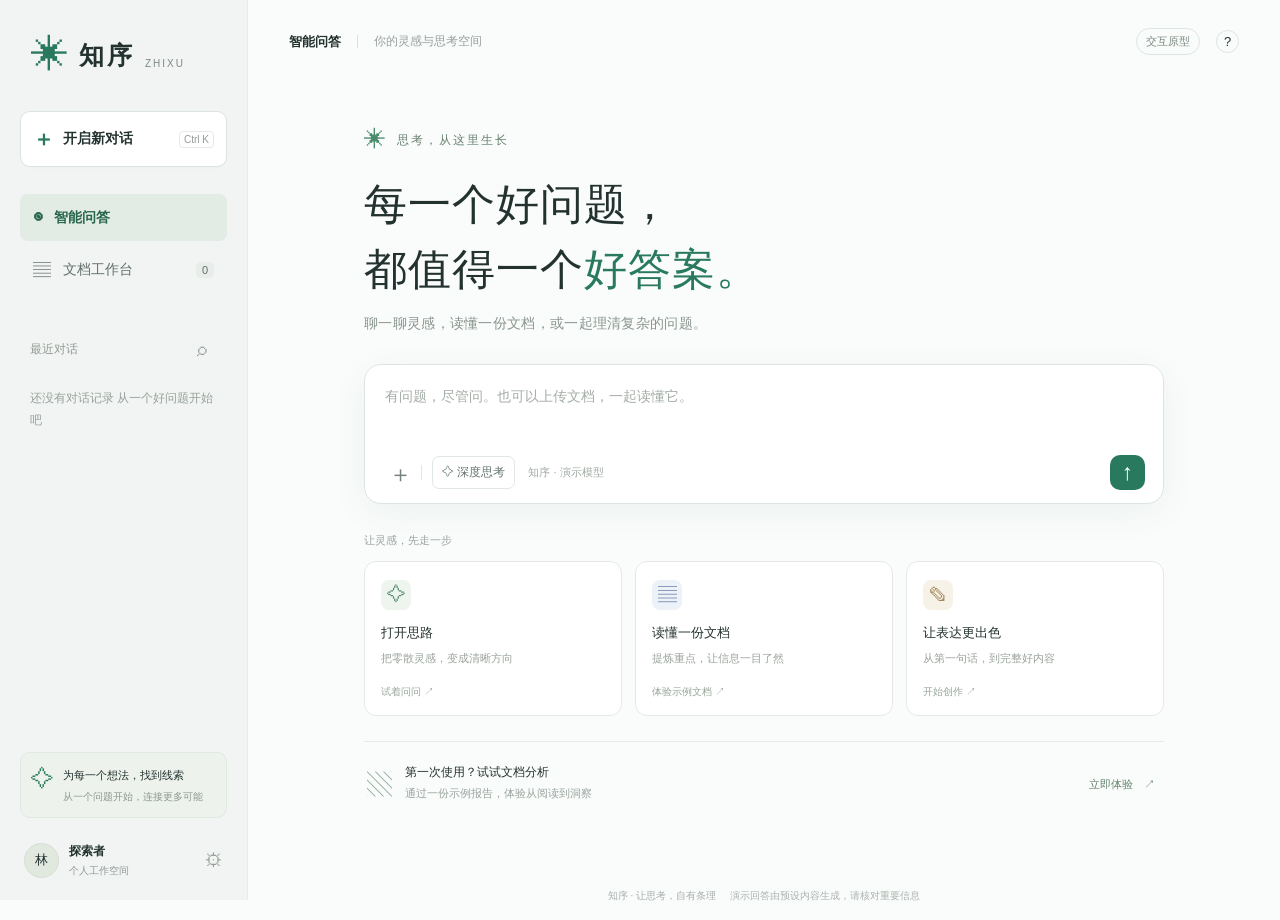
<file: prototype/index.html>
<!doctype html>
<html lang="zh-CN">
<head><meta charset="utf-8"><meta name="viewport" content="width=device-width, initial-scale=1"><title>知序 · 让思考，自有条理</title><link rel="stylesheet" href="styles.css"></head>
<body>
<div class="app">
 <aside class="sidebar" id="sidebar">
  <a class="brand" href="#" aria-label="知序首页"><span class="brandmark">✳</span><strong>知序</strong><small>ZHIXU</small></a>
  <button class="new-chat" id="new-chat"><span>＋</span> 开启新对话 <kbd>Ctrl K</kbd></button>
  <nav><button class="nav-item active" id="nav-chat"><span>◉</span> 智能问答</button><button class="nav-item" id="nav-docs"><span>▤</span> 文档工作台 <span class="nav-count" id="doc-count">0</span></button></nav>
  <div class="history-head"><span>最近对话</span><button class="icon-btn" id="search-toggle" aria-label="搜索会话">⌕</button></div>
  <input class="history-search hidden" id="history-search" placeholder="搜索会话标题" aria-label="搜索会话标题">
  <div id="history" class="history"></div>
  <div class="sidebar-bottom"><div class="local-note"><span>✧</span><div><strong>为每一个想法，找到线索</strong><p>从一个问题开始，连接更多可能</p></div></div><button class="profile" id="settings-open"><span class="avatar">林</span><span><strong>探索者</strong><small>个人工作空间</small></span><span class="gear">⚙</span></button></div>
 </aside>
 <div class="scrim hidden" id="scrim"></div>
 <main>
  <header class="topbar"><div class="top-left"><button id="menu" class="icon-btn mobile-menu" aria-label="打开导航">☰</button><span id="page-title">智能问答</span><span class="header-divider"></span><span class="workspace-label">你的灵感与思考空间</span></div><div class="top-right"><span class="demo-badge">交互原型</span><button class="icon-btn" id="help" aria-label="使用说明">?</button></div></header>
  <section class="welcome" id="welcome">
   <div class="eyebrow"><span class="tiny-spark">✳</span> 思考，从这里生长</div>
   <h1>每一个好问题，<br>都值得一个<span>好答案。</span></h1>
   <p class="intro">聊一聊灵感，读懂一份文档，或一起理清复杂的问题。</p>
   <div id="composer-home"></div>
   <div class="quick-label">让灵感，先走一步</div>
   <div class="suggestions">
    <button data-prompt="帮我将一个模糊的想法整理成清晰的行动计划"><span class="card-icon green">✧</span><strong>打开思路</strong><p>把零散灵感，变成清晰方向</p><span class="card-action">试着问问 ↗</span></button>
    <button id="sample-card"><span class="card-icon blue">▤</span><strong>读懂一份文档</strong><p>提炼重点，让信息一目了然</p><span class="card-action">体验示例文档 ↗</span></button>
    <button data-prompt="帮我把一段工作汇报写得更简洁、更有条理"><span class="card-icon sand">✎</span><strong>让表达更出色</strong><p>从第一句话，到完整好内容</p><span class="card-action">开始创作 ↗</span></button>
   </div>
   <div class="sample-strip"><span class="sample-icon">▧</span><div><strong>第一次使用？试试文档分析</strong><p>通过一份示例报告，体验从阅读到洞察</p></div><button id="sample-start">立即体验 <span>↗</span></button></div>
  </section>
  <section id="chat" class="chat hidden"><div class="messages" id="messages" aria-live="polite"></div><div class="chat-dock" id="composer-chat"></div></section>
  <section id="documents" class="documents hidden"><div class="section-kicker">DOCUMENT WORKSPACE</div><h2>让资料，成为你的思考伙伴。</h2><p class="muted">当前会话中的文件 · 文件仅在浏览器本地处理</p><div class="doc-actions"><button class="primary" id="docs-upload">＋ 添加文档</button><button class="secondary" id="docs-sample">载入示例报告</button></div><div id="document-list"></div></section>
  <footer class="footer">知序 · 让思考，自有条理 <span>演示回答由预设内容生成，请核对重要信息</span></footer>
 </main>
 <aside class="preview hidden" id="preview"><div class="preview-header"><div><small>文档预览</small><h3 id="preview-title"></h3></div><button class="icon-btn" id="preview-close" aria-label="关闭预览">×</button></div><div class="preview-meta" id="preview-meta"></div><article id="preview-content"></article></aside>
</div>
<form class="composer" id="composer"><div id="attachments" class="attachments"></div><textarea id="prompt" rows="2" maxlength="6000" placeholder="有问题，尽管问。也可以上传文档，一起读懂它。" aria-label="输入你的问题"></textarea><div class="composer-bottom"><div class="composer-tools"><button type="button" class="attach-btn" id="attach" aria-label="添加附件">＋</button><span class="tool-divider"></span><button type="button" class="mode-pill" id="deep" aria-pressed="false">✧ 深度思考</button><span class="model-label">知序 · 演示模型</span></div><button class="send" type="submit" id="send" aria-label="发送问题">↑</button></div><div class="drop-overlay">松开文件，开始阅读</div></form>
<input type="file" id="files" multiple accept=".pdf,.docx,.txt,.md" hidden>
<dialog id="settings"><div class="dialog-head"><h2>个人空间设置</h2><button class="icon-btn" id="settings-close" aria-label="关闭设置">×</button></div><p>这是本地交互原型，无需账号或模型密钥。</p><div class="setting-row"><strong>会话记录</strong><p>保存在当前浏览器。文件正文只保留在内存，刷新后需重新选择。请勿在演示中输入敏感内容。</p></div><div class="setting-row"><strong>模型与文档能力</strong><p>回答为预设演示；TXT、MD 可读取本地文字。PDF、Word 展示文件信息，完整解析将在正式版接入。</p></div><button class="danger" id="clear-data">清空本地对话记录</button></dialog>
<div class="toast" id="toast" role="status"></div><script src="app.js"></script>
</body></html>
</file>
<file: prototype/styles.css>
:root{--ink:#23322f;--muted:#7c8682;--green:#28795e;--mint:#e5f2eb;--border:#e5e9e6;--paper:#fafcfb;--side:#f1f4f2}*{box-sizing:border-box}body{margin:0;color:var(--ink);font-family:"Segoe UI","Microsoft YaHei","PingFang SC",sans-serif;font-size:14px;background:var(--paper)}button,input,textarea{font:inherit}button,a{-webkit-tap-highlight-color:transparent}button{cursor:pointer;color:inherit}button{border:0;background:none}button:focus-visible,a:focus-visible{outline:2px solid var(--green);outline-offset:4px}button:disabled{opacity:.45;cursor:default}.hidden{display:none!important}.app{min-height:100vh;display:flex}.sidebar{width:248px;flex-shrink:0;background:var(--side);border-right:1px solid #e8ece9;padding:36px 20px 18px;display:flex;flex-direction:column;height:100vh;position:sticky;top:0}.brand{display:flex;align-items:center;gap:10px;text-decoration:none;color:var(--ink);padding:0 11px}.brandmark{font-size:38px;color:var(--green);line-height:1}.brand strong{font-size:25px;letter-spacing:3px;font-weight:650}.brand small{font-size:10px;letter-spacing:2px;color:#7c8982;align-self:end;margin-bottom:5px}.new-chat{margin:37px 0 23px;background:#fff;border:1px solid #dbe4de;border-radius:10px;padding:13px 12px;display:flex;gap:9px;align-items:center;font-weight:600;box-shadow:0 2px 3px #23322f03}.new-chat>span{font-size:21px;color:var(--green)}kbd{margin-left:auto;font-size:10px;color:#929a96;border:1px solid #e6eae7;border-radius:4px;padding:2px 4px;font-family:inherit;font-weight:400}.nav-item{width:100%;display:flex;align-items:center;gap:12px;text-align:left;padding:13px;border-radius:8px;margin:4px 0;color:#626f69}.nav-item>span:first-child{font-size:18px}.nav-item.active{background:#e2ece5;color:#28654d;font-weight:600}.nav-count{margin-left:auto;font-size:11px;background:#e8ede9;padding:2px 6px;border-radius:5px}.history-head{margin:35px 10px 12px;display:flex;align-items:center;justify-content:space-between;font-size:12px;color:#929a95}.icon-btn{font-size:19px;width:30px;height:30px;border-radius:6px;display:inline-grid;place-items:center}.icon-btn:hover{background:#e7ede9}.history{overflow:auto;flex:1;min-height:80px}.history-item{display:flex;align-items:center;border-radius:7px;margin-bottom:3px}.history-item:hover,.history-item.selected{background:#e7ede9}.history-item .history-title{padding:11px;flex:1;min-width:0;text-align:left;overflow:hidden;text-overflow:ellipsis;white-space:nowrap;font-size:13px;color:#68756d}.delete-chat{color:#89968e;opacity:0;padding:5px 8px}.history-item:hover .delete-chat,.delete-chat:focus{opacity:1}.history-search{width:100%;background:white;border:1px solid var(--border);border-radius:6px;padding:8px;margin-bottom:8px}.empty-history{font-size:12px;color:#98a19b;padding:12px 10px;line-height:1.8}.sidebar-bottom{margin-top:auto}.local-note{border:1px solid #dfe8e1;border-radius:10px;padding:13px 10px;display:flex;gap:9px;background:#edf2ed;margin-top:18px}.local-note>span{color:var(--green);font-size:23px}.local-note strong{font-size:11px;font-weight:500}.local-note p{font-size:10px;color:#8b968e;margin:7px 0 0}.profile{display:flex;gap:10px;align-items:center;width:100%;text-align:left;margin-top:20px;padding:4px}.avatar{display:grid;place-items:center;background:#e1e9df;border:1px solid #d6dfd4;width:35px;height:35px;border-radius:50%;font-size:13px}.profile strong{font-size:12px;font-weight:600}.profile small{display:block;font-size:10px;color:#919a94;margin-top:4px}.gear{margin-left:auto;font-size:18px;color:#8d9890}main{flex:1;min-width:0;position:relative;display:flex;flex-direction:column;min-height:100vh}.topbar{height:83px;display:flex;justify-content:space-between;align-items:center;padding:0 41px;flex-shrink:0}.top-left,.top-right{display:flex;align-items:center;gap:16px}.top-left>span:first-of-type{font-weight:600;font-size:13px}.header-divider{height:13px;border-left:1px solid #dbe2dc}.workspace-label{font-size:12px;color:#98a19b}.demo-badge{font-size:11px;color:#7a8b80;border:1px solid #dce6df;padding:5px 9px;border-radius:20px}.top-right .icon-btn{border:1px solid #dce3dd;border-radius:50%;font-size:13px;width:23px;height:23px}.welcome{width:min(800px,calc(100% - 90px));margin:auto; padding:44px 0 66px;animation:appear .5s ease both}.eyebrow{font-size:12px;color:#698171;letter-spacing:2px;display:flex;align-items:center;gap:9px}.tiny-spark{font-size:22px;color:#4b8c6d}h1{font-size:43px;line-height:1.5;letter-spacing:1px;font-weight:550;margin:19px 0 14px}h1 span{color:var(--green)}.intro{color:#89958d;font-size:14px;letter-spacing:.3px;margin-bottom:31px}.composer{background:white;border:1px solid #dce5df;border-radius:17px;padding:17px 18px 13px;box-shadow:0 8px 35px #254b3510;position:relative;transition:border-color .2s}.composer:focus-within{border-color:#8bbba0;box-shadow:0 8px 35px #254b3514}textarea{width:100%;border:0;resize:none;outline:none;line-height:1.8;background:transparent;color:var(--ink);font-size:14px;min-height:63px;max-height:140px}textarea::placeholder{color:#a4ada6}.composer-bottom{display:flex;justify-content:space-between;align-items:center;gap:8px;margin-top:7px}.composer-tools{display:flex;align-items:center;gap:10px}.attach-btn{font-size:23px;width:28px;height:30px;color:#738279}.tool-divider{height:15px;border-left:1px solid #e1e7e2}.mode-pill{border:1px solid #e1e8e3;border-radius:7px;font-size:12px;color:#66766d;padding:7px 9px}.mode-pill[aria-pressed=true]{background:var(--mint);border-color:#add1bc;color:var(--green)}.model-label{color:#a0aaa3;font-size:11px;margin-left:3px}.send{width:35px;height:35px;border-radius:10px;background:var(--green);color:white;font-size:23px}.send:hover{background:#1c654c}.quick-label{color:#9ba49e;font-size:11px;margin:29px 0 13px}.suggestions{display:grid;grid-template-columns:repeat(3,1fr);gap:13px}.suggestions>button{text-align:left;border:1px solid var(--border);border-radius:12px;background:#fff;padding:18px 16px 16px;transition:transform .2s,border-color .2s}.suggestions>button:hover{transform:translateY(-3px);border-color:#bdd2c4}.card-icon{width:30px;height:30px;display:grid;place-items:center;border-radius:8px;margin-bottom:14px;font-size:19px}.green{background:#edf5ee;color:#478269}.blue{background:#edf1f8;color:#6882a7}.sand{background:#f7f2e8;color:#a48b5e}.suggestions strong{display:block;font-size:13px;font-weight:550}.suggestions p{color:#9aa39b;font-size:11px;margin:9px 0 16px}.card-action{font-size:10px;color:#97a49a}.sample-strip{margin-top:25px;border-top:1px solid #e6ece7;padding:21px 3px 0;display:flex;align-items:center;gap:13px}.sample-icon{font-size:25px;color:#8eab99}.sample-strip strong{font-size:12px;font-weight:500}.sample-strip p{font-size:11px;color:#9aa49d;margin:5px 0}.sample-strip button{margin-left:auto;font-size:11px;color:#62826e;white-space:nowrap}.sample-strip button span{margin-left:8px}.footer{display:flex;justify-content:center;gap:14px;color:#a6aea8;font-size:10px;padding:17px 20px;flex-wrap:wrap}.footer>span{color:#abb3ad}.mobile-menu{display:none}.drop-overlay{display:none;position:absolute;inset:0;background:#e6f3ebf5;border:2px dashed #77a88d;border-radius:16px;align-items:center;justify-content:center;color:var(--green)}.dragover .drop-overlay{display:flex}.toast{position:fixed;bottom:28px;left:50%;transform:translate(-50%,20px);padding:12px 22px;border-radius:10px;color:white;background:#283f34;opacity:0;pointer-events:none;z-index:50;transition:.2s;max-width:90%;text-align:center;font-size:13px}.toast.show{opacity:1;transform:translate(-50%,0)}@keyframes appear{from{opacity:0;transform:translateY(12px)}to{opacity:1;transform:translateY(0)}}
/* Conversation and document workspace */
.chat{width:100%;flex:1;display:flex;flex-direction:column;height:calc(100vh - 124px);min-height:300px}.messages{flex:1;overflow:auto;padding:25px max(30px,calc((100% - 800px)/2)) 35px;scroll-behavior:smooth}.message{margin:0 0 27px;animation:appear .25s ease}.message.user{display:flex;justify-content:flex-end}.user-bubble{max-width:85%;padding:13px 19px;background:#e8f0e9;border-radius:15px 15px 3px 15px;white-space:pre-wrap;line-height:1.8}.assistant-label{display:flex;gap:9px;align-items:center;font-size:13px;font-weight:600;margin-bottom:12px}.assistant-label>span{font-size:23px;color:var(--green)}.assistant-label small{font-size:10px;font-weight:400;color:#8f9b93;background:#eef3ef;padding:3px 6px;border-radius:4px}.answer-text{font-size:15px;line-height:1.95;white-space:pre-wrap;overflow-wrap:anywhere}.message-tools{display:flex;gap:10px;margin-top:13px}.message-tools button{font-size:11px;color:#86958a;padding:4px}.citation{display:block;margin-top:14px;text-align:left;border:1px solid #dce6df;border-radius:8px;padding:10px 13px;background:#f1f7f2;color:#3f7255;font-size:12px}.chat-dock{width:min(800px,calc(100% - 60px));margin:0 auto 12px}.attachments{display:flex;flex-wrap:wrap;gap:8px}.file-chip{display:flex;align-items:center;gap:8px;background:#f1f5f2;border:1px solid #e1e8e2;border-radius:7px;padding:7px 9px;font-size:11px;margin-bottom:9px;max-width:100%}.file-chip>button:first-child{overflow:hidden;text-overflow:ellipsis;white-space:nowrap;max-width:200px;color:#54725f}.file-chip .remove-file{color:#85998a;font-size:16px}.documents{max-width:900px;width:calc(100% - 80px);margin:60px auto;flex:1}.section-kicker{font-size:10px;letter-spacing:3px;color:#709280}h2{font-size:27px;font-weight:550;line-height:1.6}.muted{color:#87978b;line-height:1.8}.doc-actions{display:flex;gap:10px;margin:28px 0}.primary,.secondary,.danger{padding:11px 17px;border-radius:8px;font-size:13px}.primary{background:var(--green);color:white}.secondary{border:1px solid var(--border);background:white}.danger{color:#ae4d43;border:1px solid #ecd7d4;background:#fcf6f5}.document-row{display:flex;align-items:center;gap:15px;padding:20px;background:white;border:1px solid var(--border);border-radius:12px;margin-bottom:12px}.doc-symbol{width:44px;height:50px;background:#edf4ee;color:#60876f;border-radius:8px;display:grid;place-items:center;font-size:23px}.doc-info{flex:1;min-width:0}.doc-info strong{display:block;overflow-wrap:anywhere}.doc-info p{color:#97a299;font-size:12px;margin-bottom:0}.document-row .secondary{white-space:nowrap}.empty-docs{border:1px dashed #cfded3;border-radius:14px;padding:60px 25px;text-align:center;color:#8e9e93;line-height:2;background:#f6f9f6}.preview{width:360px;flex-shrink:0;border-left:1px solid var(--border);background:#f2f5f2;height:100vh;position:sticky;top:0;overflow:auto;padding:25px 22px}.preview-header{display:flex;justify-content:space-between;gap:10px;align-items:center}.preview-header small{font-size:11px;color:#92a096}.preview-header h3{font-size:14px;overflow-wrap:anywhere}.preview-meta{font-size:11px;color:#829389;line-height:1.8;margin:16px 0}.preview article{background:white;padding:25px 22px;border:1px solid #e4e9e4;box-shadow:0 4px 12px #23322f05;min-height:400px;white-space:pre-wrap;line-height:2;font-size:13px;overflow-wrap:anywhere}.preview article mark{background:#dff0dc;padding:3px 0;color:#2d5435}.preview article h4{font-size:17px;line-height:1.8;margin:10px 0 23px}dialog{border:1px solid var(--border);border-radius:18px;padding:28px 30px;max-width:500px;width:calc(100% - 32px);color:var(--ink);box-shadow:0 25px 100px #17291c30}dialog::backdrop{background:#26392c55;backdrop-filter:blur(3px)}.dialog-head{display:flex;justify-content:space-between;align-items:center}.dialog-head h2{font-size:21px;margin:0}dialog>p,.setting-row p{font-size:13px;line-height:1.9;color:#849389}.setting-row{border-top:1px solid var(--border);padding:19px 0 4px}.setting-row strong{font-size:14px}.danger{margin-top:15px}.app:has(.preview:not(.hidden)) .welcome{width:calc(100% - 60px)}.app:has(.preview:not(.hidden)) h1{font-size:34px}.app:has(.preview:not(.hidden)) .suggestions{gap:7px}.app:has(.preview:not(.hidden)) .model-label{display:none}
@media(min-width:1600px){.welcome{width:860px}h1{font-size:49px}.suggestions>button{padding:23px}.topbar{padding:0 50px}}
@media(max-width:1150px){.preview{position:fixed;right:0;top:0;z-index:25;box-shadow:-15px 0 50px #213c2b15}.sidebar{width:220px;padding-left:15px;padding-right:15px}.welcome{width:calc(100% - 64px)}h1{font-size:37px}.workspace-label{display:none}.header-divider{display:none}}
@media(max-width:760px){.sidebar{position:fixed;left:-270px;width:248px;z-index:40;transition:left .2s}.sidebar.open{left:0}.scrim{position:fixed;inset:0;background:#1d32283f;z-index:35}.mobile-menu{display:grid}.topbar{height:66px;padding:0 19px}.top-left{gap:10px}.top-right{gap:10px}.welcome{width:calc(100% - 36px);padding:36px 0 30px;margin:auto}.eyebrow{font-size:11px}h1{font-size:34px;margin-top:17px}.intro{font-size:12px;line-height:1.9;margin-bottom:25px}.suggestions{gap:8px}.suggestions>button{padding:13px 10px}.suggestions strong{font-size:12px}.suggestions p{font-size:10px;line-height:1.7;min-height:34px}.card-action{font-size:9px}.card-icon{margin-bottom:12px}.model-label{display:none}.composer{padding:14px;border-radius:13px}textarea{font-size:13px}.sample-strip{gap:9px}.sample-strip strong{font-size:11px}.sample-strip p{font-size:10px;max-width:190px;line-height:1.6}.sample-strip button{font-size:10px}.footer{font-size:9px;gap:5px;padding:12px}.chat{height:calc(100dvh - 120px)}.messages{padding:15px 20px 25px}.chat-dock{width:calc(100% - 28px)}.answer-text{font-size:14px}.documents{width:calc(100% - 36px);margin:35px auto}.documents h2{font-size:23px}.preview{width:min(100%,400px)}.document-row{padding:13px;gap:10px}.document-row .secondary{padding:8px;font-size:11px}.delete-chat{opacity:1}.app:has(.preview:not(.hidden)) .welcome{width:calc(100% - 36px)}}
@media(prefers-reduced-motion:reduce){*,*::before,*::after{animation:none!important;transition:none!important;scroll-behavior:auto!important}}
</file>
